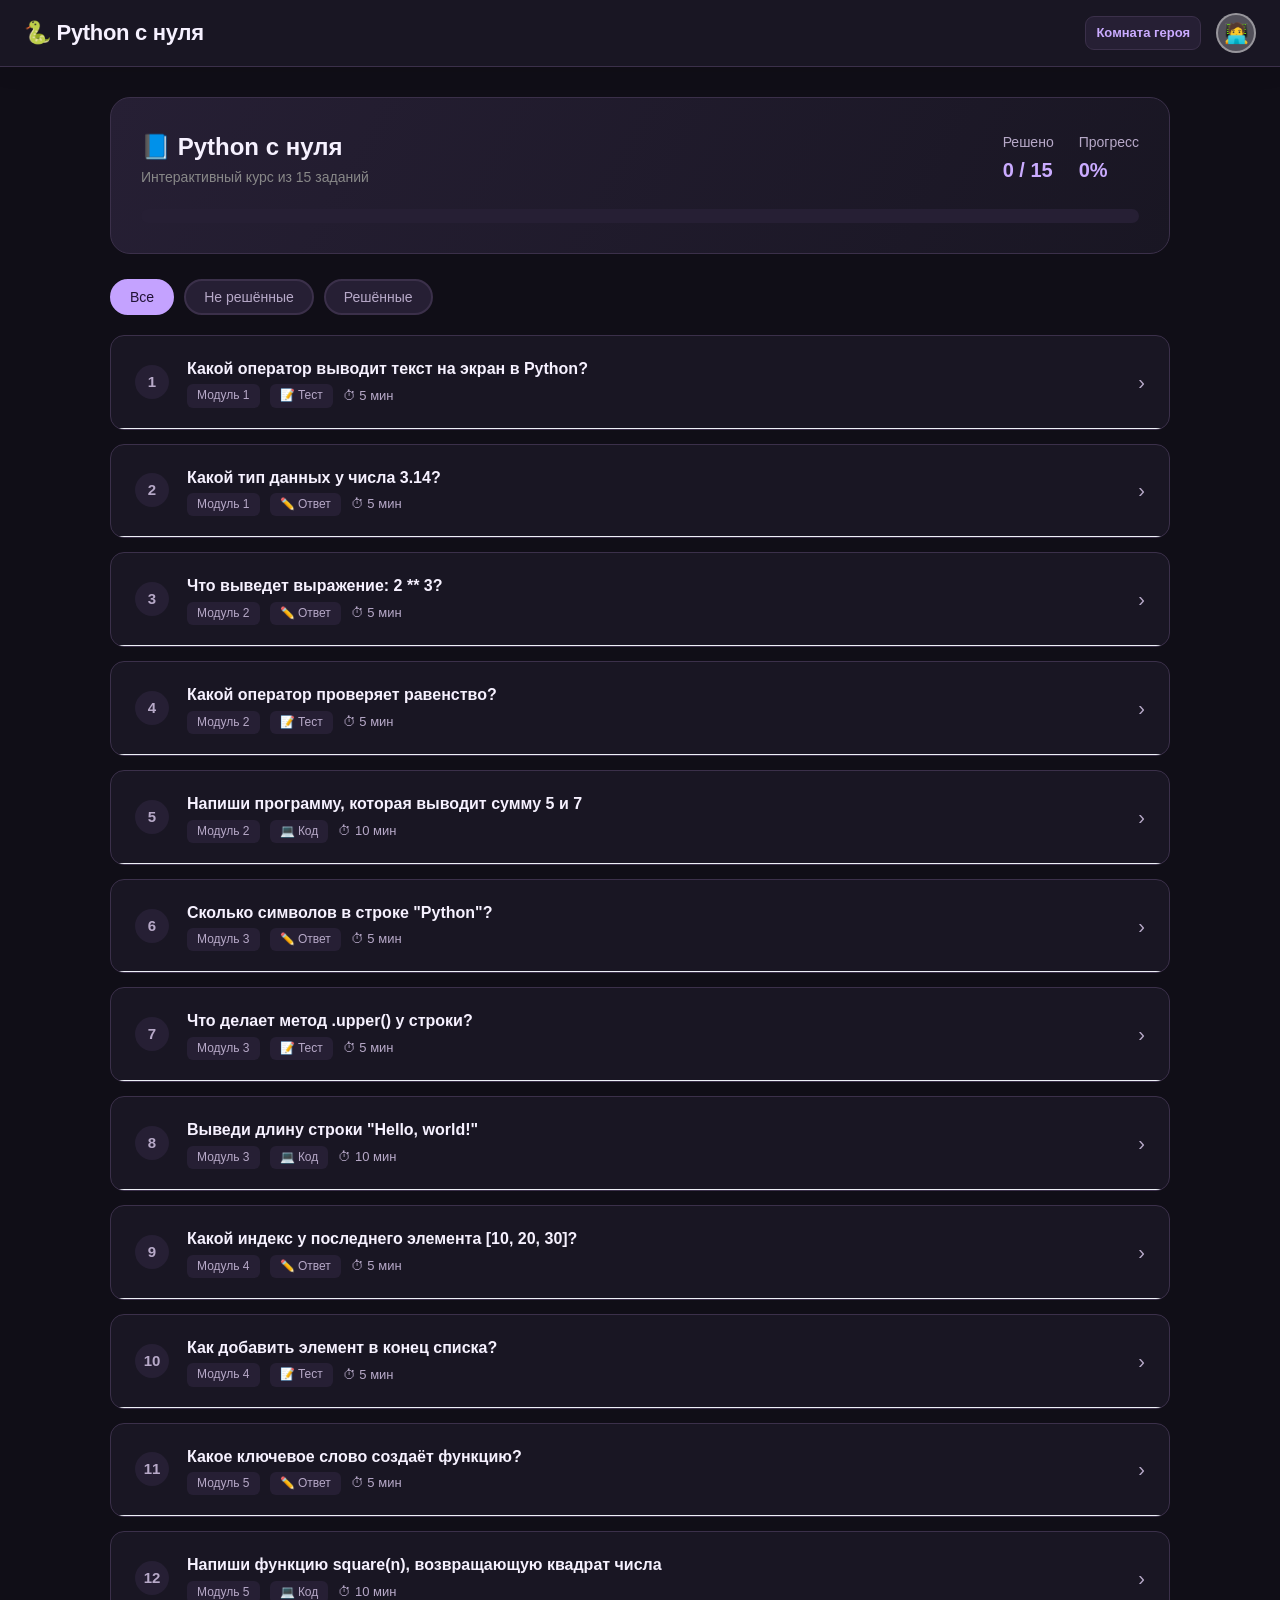
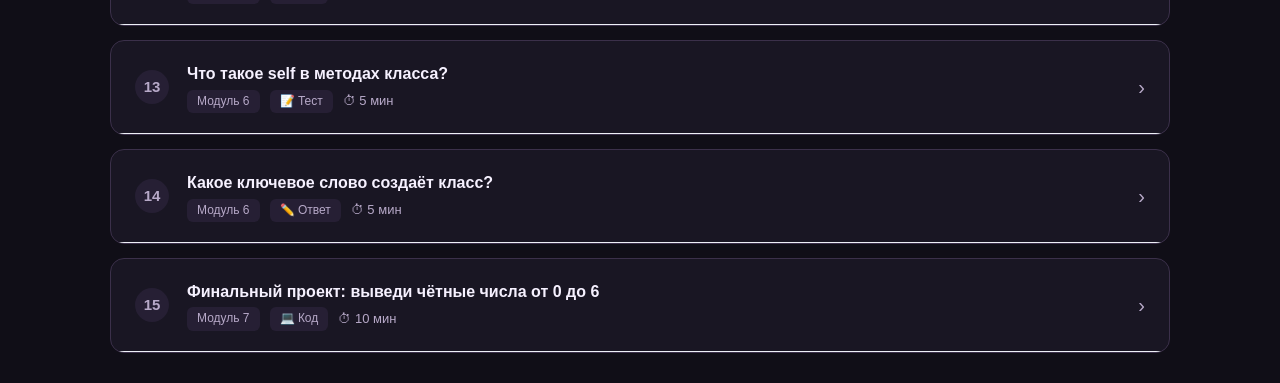
<file: course-site/index.html>
<!DOCTYPE html>
<html lang="ru">
<head>
<meta charset="UTF-8">
<meta name="viewport" content="width=device-width, initial-scale=1.0">
<title>Python с нуля — онлайн-курс</title>
<style>
  * { margin: 0; padding: 0; box-sizing: border-box; font-family: 'Segoe UI', Arial, sans-serif; }
  body { background: #f5f7fb; color: #1a1a2e; line-height: 1.6; min-height: 100vh; }

  /* HEADER */
  header {
    background: linear-gradient(135deg, #4f46e5, #7c3aed);
    color: white; padding: 15px 40px;
    display: flex; justify-content: space-between; align-items: center;
    box-shadow: 0 4px 20px rgba(0,0,0,0.1);
    position: sticky; top: 0; z-index: 100;
  }
  .logo { font-size: 22px; font-weight: bold; }
  .header-right { display: flex; align-items: center; gap: 15px; }

  .avatar {
    width: 40px; height: 40px; border-radius: 50%;
    background: rgba(255,255,255,0.25);
    display: flex; align-items: center; justify-content: center;
    font-weight: bold; font-size: 20px;
    cursor: pointer; border: 2px solid rgba(255,255,255,0.4);
  }

  /* CONTAINER */
  .container { max-width: 1100px; margin: 0 auto; padding: 30px 20px; }

  /* PROGRESS */
  .progress-card {
    background: white; border-radius: 20px; padding: 30px;
    box-shadow: 0 4px 20px rgba(0,0,0,0.06); margin-bottom: 25px;
  }
  .progress-header {
    display: flex; justify-content: space-between; align-items: center;
    margin-bottom: 20px; flex-wrap: wrap; gap: 15px;
  }
  .progress-header h1 { font-size: 24px; }
  .stats { display: flex; gap: 25px; font-size: 14px; color: #666; flex-wrap: wrap; }
  .stats b { color: #4f46e5; font-size: 20px; display: block; }
  .progress-bar { height: 14px; background: #eef0f7; border-radius: 10px; overflow: hidden; }
  .progress-fill {
    height: 100%; background: linear-gradient(90deg, #4f46e5, #7c3aed);
    border-radius: 10px; width: 0%; transition: width 0.6s ease;
  }

  /* FILTERS */
  .filters { display: flex; gap: 10px; margin-bottom: 20px; flex-wrap: wrap; }
  .filter-btn {
    padding: 8px 18px; border: 2px solid #e0e3ee; background: white;
    color: #666; border-radius: 50px; cursor: pointer;
    font-size: 14px; font-weight: 500; transition: all 0.2s;
  }
  .filter-btn:hover { border-color: #7c3aed; color: #7c3aed; }
  .filter-btn.active { background: #4f46e5; border-color: #4f46e5; color: white; }

  /* TASKS */
  .tasks { display: flex; flex-direction: column; gap: 14px; }
  .task {
    background: white; border-radius: 14px; overflow: hidden;
    box-shadow: 0 2px 10px rgba(0,0,0,0.04);
    border-left: 4px solid #e0e3ee; transition: all 0.25s;
  }
  .task.done { border-left-color: #10b981; }
  .task.open { box-shadow: 0 8px 30px rgba(79,70,229,0.15); }

  .task-header {
    padding: 20px 24px; display: flex; align-items: center; gap: 18px;
    cursor: pointer; user-select: none;
  }
  .task-header:hover { background: #fafbff; }

  .status-icon {
    width: 34px; height: 34px; min-width: 34px; border-radius: 50%;
    display: flex; align-items: center; justify-content: center;
    font-weight: bold; font-size: 15px;
    background: #eef0f7; color: #aaa;
  }
  .task.done .status-icon { background: #10b981; color: white; }
  .task.open .status-icon { background: #4f46e5; color: white; }

  .task-body { flex: 1; }
  .task-title { font-weight: 600; font-size: 16px; margin-bottom: 3px; }
  .task.done .task-title { color: #10b981; }
  .task-meta {
    font-size: 13px; color: #888;
    display: flex; gap: 10px; flex-wrap: wrap; align-items: center;
  }
  .badge {
    background: #eef0f7; padding: 2px 10px; border-radius: 6px;
    font-size: 12px; color: #4f46e5; font-weight: 500;
  }
  .type-badge { background: #fef3c7; color: #d97706; }
  .type-badge.code { background: #dbeafe; color: #2563eb; }
  .type-badge.text { background: #fce7f3; color: #be185d; }

  .arrow { color: #aaa; transition: transform 0.3s; font-size: 20px; }
  .task.open .arrow { transform: rotate(90deg); color: #4f46e5; }

  /* TASK CONTENT */
  .task-content {
    max-height: 0; overflow: hidden; transition: max-height 0.4s ease;
    border-top: 1px solid #eef0f7;
  }
  .task.open .task-content { max-height: 1000px; }

  .content-inner { padding: 24px; background: #fafbff; }
  .question { margin-bottom: 18px; font-size: 15px; }
  .question strong { color: #4f46e5; }

  .options { display: flex; flex-direction: column; gap: 10px; margin-bottom: 18px; }
  .option {
    padding: 12px 18px; background: white; border: 2px solid #e0e3ee;
    border-radius: 10px; cursor: pointer; transition: all 0.2s; font-size: 14px;
  }
  .option:hover { border-color: #7c3aed; }
  .option.selected { border-color: #4f46e5; background: #eef0ff; }
  .option.correct { border-color: #10b981; background: #f0fdf4; }
  .option.wrong { border-color: #ef4444; background: #fef2f2; }

  .input-answer {
    width: 100%; padding: 12px 16px; border: 2px solid #e0e3ee;
    border-radius: 10px; font-size: 15px; outline: none;
    transition: border-color 0.2s; margin-bottom: 15px;
  }
  .input-answer:focus { border-color: #4f46e5; }

  .code-editor {
    width: 100%; min-height: 130px; padding: 15px;
    background: #1e1e2e; color: #e0e0e0; border: none;
    border-radius: 10px; font-family: 'Consolas', 'Monaco', monospace;
    font-size: 14px; line-height: 1.5; resize: vertical;
    outline: none; margin-bottom: 15px;
  }
  .code-hint {
    background: #fff9e6; border-left: 3px solid #f59e0b;
    padding: 10px 14px; border-radius: 6px; font-size: 13px;
    color: #92400e; margin-bottom: 15px;
  }

  .actions { display: flex; gap: 10px; flex-wrap: wrap; }
  .btn-check {
    padding: 12px 28px; background: #4f46e5; color: white;
    border: none; border-radius: 10px; font-size: 15px; font-weight: 600;
    cursor: pointer; transition: all 0.2s;
  }
  .btn-check:hover { background: #4338ca; transform: translateY(-1px); }
  .btn-check:disabled { background: #c7cbe0; cursor: not-allowed; transform: none; }
  .btn-reset-task {
    padding: 12px 20px; background: transparent; color: #666;
    border: 2px solid #e0e3ee; border-radius: 10px; font-size: 15px;
    cursor: pointer;
  }
  .btn-reset-task:hover { border-color: #ef4444; color: #ef4444; }

  .result {
    margin-top: 15px; padding: 14px 18px; border-radius: 10px;
    font-size: 14px; font-weight: 500; display: none;
  }
  .result.show { display: block; }
  .result.success { background: #f0fdf4; color: #059669; border-left: 4px solid #10b981; }
  .result.error { background: #fef2f2; color: #dc2626; border-left: 4px solid #ef4444; }

  /* CONGRATS */
  .congrats {
    background: linear-gradient(135deg, #10b981, #059669);
    color: white; padding: 25px; border-radius: 16px;
    text-align: center; margin-bottom: 25px; display: none;
    animation: pop 0.5s ease;
  }
  .congrats.show { display: block; }
  .congrats h3 { font-size: 22px; margin-bottom: 8px; }
  @keyframes pop { from { transform: scale(0.9); opacity: 0; } to { transform: scale(1); opacity: 1; } }

  .empty { text-align: center; padding: 60px 20px; color: #aaa; }
  .empty .icon { font-size: 60px; margin-bottom: 15px; }

  @media (max-width: 640px) {
    header { padding: 12px 18px; flex-wrap: wrap; gap: 10px; }
    .progress-header { flex-direction: column; align-items: flex-start; }
    .container { padding: 20px 12px; }
  }
</style>
<link rel="stylesheet" href="theme.css">
</head>
<body class="lesson-page">

<header>
  <div class="logo">🐍 Python с нуля</div>
  <div class="header-right">
    <a href="game.html" class="mini-link">Комната героя</a>
    <div class="avatar" id="avatar">🧑‍💻</div>
  </div>
</header>

<div class="container">
  <div class="progress-card">
    <div class="progress-header">
      <div>
        <h1>📘 Python с нуля</h1>
        <p style="color:#888; font-size:14px;">Интерактивный курс из 15 заданий</p>
      </div>
      <div class="stats">
        <div>Решено<b id="doneCount">0 / 15</b></div>
        <div>Прогресс<b id="percentText">0%</b></div>
      </div>
    </div>
    <div class="progress-bar"><div class="progress-fill" id="progressFill"></div></div>
  </div>

  <div class="congrats" id="congrats">
    <h3>🎉 Курс пройден!</h3>
    <p>Все задания решены. Отличная работа!</p>
  </div>

  <div class="filters">
    <button class="filter-btn active" data-filter="all">Все</button>
    <button class="filter-btn" data-filter="todo">Не решённые</button>
    <button class="filter-btn" data-filter="done">Решённые</button>
  </div>

  <div class="tasks" id="taskList"></div>
  <div class="empty" id="emptyState" style="display:none;">
    <div class="icon">🔍</div>
    <p>Здесь пока ничего нет</p>
  </div>
</div>

<script src="achievka.js"></script>
<script src="course-data.js"></script>
<script src="python-exercises.js"></script>
<script>
/* ============================================================
   💾 СОСТОЯНИЕ — общий ключ с game.html (pystart_game_v1)
   Курс пишет сюда прогресс и монеты, но НЕ показывает их.
============================================================ */
const KEY = 'pystart_game_v1';

function defaultState() {
  return {
    coins: 0,
    totalEarned: 0,
    solved: [],
    answers: {},
    inventory: {},
    avatar: '🧑‍💻',
    characterName: 'Новичок',
    purchasedCount: 0
  };
}

function loadState() {
  try {
    const saved = window.AchievkaCourse ? window.AchievkaCourse.read() : JSON.parse(localStorage.getItem(KEY) || '{}');
    return { ...defaultState(), ...saved };
  } catch { return defaultState(); }
}

function saveState() {
  if (window.AchievkaCourse) window.AchievkaCourse.save(state);
  else localStorage.setItem(KEY, JSON.stringify(state));
}

let state = loadState();
let solved = state.solved;
let userAnswers = state.answers;

/* ============================================================
   📚 ЗАДАНИЯ
============================================================ */
const TASKS = (window.COURSE_DATA && window.COURSE_DATA.tasks) || [];

const legacyCodeChecks = {
  5: { output: ['12'] },
  8: { output: ['13'] },
  12: { output: ['16'], kind: 'square' },
  15: { output: ['0', '2', '4', '6'], kind: 'loop' }
};

/* ============================================================
   💾 СОХРАНЕНИЕ
============================================================ */
function save() {
  state.solved = solved;
  state.answers = userAnswers;
  saveState();
}

/* ============================================================
   🎨 РЕНДЕР
============================================================ */
let currentFilter = 'all';
const requestedTask = Number(new URLSearchParams(location.search).get("task"));
let openTaskId = TASKS.some(task => task.id === requestedTask) ? requestedTask : null;
const retrying = new Set();

function render() {
  const list = document.getElementById('taskList');
  const emptyState = document.getElementById('emptyState');
  list.innerHTML = '';

  const filtered = TASKS.filter(t => {
    if (currentFilter === 'done') return solved.includes(t.id);
    if (currentFilter === 'todo') return !solved.includes(t.id);
    return true;
  });

  emptyState.style.display = filtered.length === 0 ? 'block' : 'none';

  filtered.forEach(task => {
    const isDone = solved.includes(task.id);
    const isOpen = openTaskId === task.id;

    const el = document.createElement('div');
    el.className = 'task' + (isDone ? ' done' : '') + (isOpen ? ' open' : '');
    el.dataset.id = task.id;

    const typeLabel = { choice: '📝 Тест', code: '💻 Код', text: '✏️ Ответ' }[task.type] || '';

    el.innerHTML = `
      <div class="task-header">
        <div class="status-icon">${isDone ? '✓' : task.id}</div>
        <div class="task-body">
          <div class="task-title">${task.title}</div>
          <div class="task-meta">
            <span class="badge">${task.module}</span>
            <span class="badge type-badge ${task.type}">${typeLabel}</span>
            <span>⏱ ${task.time}</span>
          </div>
        </div>
        <div class="arrow">›</div>
      </div>
      <div class="task-content">
        <div class="content-inner">${renderTaskBody(task, isDone && !retrying.has(task.id))}</div>
      </div>
    `;

    el.querySelector('.task-header').addEventListener('click', () => {
      openTaskId = openTaskId === task.id ? null : task.id;
      render();
    });

    list.appendChild(el);
    if (isOpen) attachTaskHandlers(task);
  });

  updateProgress();
}

function renderTaskBody(task, isDone) {
  if (isDone) {
    return `
      <div class="result success show">✓ Задание выполнено! ${task.explain || ''}</div>
      <div class="actions" style="margin-top:15px;">
        <button class="btn-reset-task" data-action="reset">Пройти заново</button>
      </div>
    `;
  }

  const savedAns = userAnswers[task.id];

  if (task.type === 'choice') {
    return `
      <div class="question">${task.question}</div>
      <div class="options" data-task="${task.id}">
        ${task.options.map((opt, i) => `<div class="option" data-index="${i}">${opt}</div>`).join('')}
      </div>
      <div class="actions">
        <button class="btn-check" data-action="check" disabled>Проверить</button>
      </div>
      <div class="result"></div>
    `;
  }

  if (task.type === 'text') {
    return `
      <div class="question">${task.question}</div>
      <input class="input-answer" type="text" placeholder="Введи ответ..." value="${escapeAnswer(savedAns)}">
      <div class="actions">
        <button class="btn-check" data-action="check">Проверить</button>
      </div>
      <div class="result"></div>
    `;
  }

  if (task.type === 'code') {
    return `
      <div class="question">${task.question}</div>
      <div class="code-hint">Проверка поддерживает выражения, переменные, функции и циклы из этого курса.</div>
      <textarea class="code-editor" spellcheck="false">${escapeAnswer(savedAns || task.starter)}</textarea>
      <div class="actions">
        <button class="btn-check" data-action="check">▶ Запустить и проверить</button>
      </div>
      <div class="result"></div>
    `;
  }
}

function escapeAnswer(value) {
  return String(value ?? '').replace(/&/g, '&amp;').replace(/</g, '&lt;').replace(/"/g, '&quot;');
}

function attachTaskHandlers(task) {
  const root = document.querySelector(`.task[data-id="${task.id}"]`);
  if (!root) return;

  if (task.type === 'choice') {
    let selectedIdx = userAnswers[task.id + '_choice'] ?? null;
    const options = root.querySelectorAll('.option');
    const checkBtn = root.querySelector('.btn-check');

    if (selectedIdx !== null && options[selectedIdx]) {
      options[selectedIdx].classList.add('selected');
      checkBtn.disabled = false;
    }

    options.forEach(opt => {
      opt.addEventListener('click', () => {
        options.forEach(o => o.classList.remove('selected', 'correct', 'wrong'));
        opt.classList.add('selected');
        selectedIdx = parseInt(opt.dataset.index);
        userAnswers[task.id + '_choice'] = selectedIdx;
        save();
        checkBtn.disabled = false;
        root.querySelector('.result').classList.remove('show');
      });
    });
  }

  const input = root.querySelector('.input-answer, .code-editor');
  if (input) {
    input.addEventListener('input', () => {
      userAnswers[task.id] = input.value;
      save();
    });
  }

  const checkBtn = root.querySelector('[data-action="check"]');
  if (checkBtn) checkBtn.addEventListener('click', () => checkAnswer(task));

  const resetBtn = root.querySelector('[data-action="reset"]');
  if (resetBtn) {
    resetBtn.addEventListener('click', () => {
      if (window.AchievkaCourse) retrying.add(task.id);
      else solved = solved.filter(x => x !== task.id);
      delete userAnswers[task.id];
      delete userAnswers[task.id + '_choice'];
      save();
      render();
    });
  }
}

/* ============================================================
   ✅ ПРОВЕРКА ОТВЕТА
============================================================ */
function checkAnswer(task) {
  const root = document.querySelector(`.task[data-id="${task.id}"]`);
  const resultEl = root.querySelector('.result');
  let ok = false;
  let message = '';

  if (task.type === 'choice') {
    const selectedIdx = userAnswers[task.id + '_choice'];
    if (selectedIdx === undefined || selectedIdx === null) return;

    const options = root.querySelectorAll('.option');
    options.forEach((opt, i) => {
      opt.classList.remove('selected', 'correct', 'wrong');
      if (i === task.correct) opt.classList.add('correct');
      if (i === selectedIdx && i !== task.correct) opt.classList.add('wrong');
    });

    ok = selectedIdx === task.correct;
    message = ok ? '✓ Верно! ' + (task.explain || '') : '✗ Неверно. Правильный вариант выделен зелёным.';
  }

  if (task.type === 'text') {
    const val = (userAnswers[task.id] || '').trim().toLowerCase();
    ok = val === String(task.answer).toLowerCase();
    message = ok ? '✓ Верно! ' + (task.explain || '') : '✗ Неверно. Попробуй ещё раз.';
  }

  if (task.type === 'code') {
    const code = userAnswers[task.id] || root.querySelector('.code-editor').value;
    if (!code.trim()) {
      message = '✗ Введи код.';
      ok = false;
    } else {
      const check = task.codeCheck || legacyCodeChecks[task.id];
      const res = check
        ? window.checkPythonExercise(code, check.output, check.kind)
        : { ok: false, error: 'Для этого задания нет условий проверки.' };
      ok = res.ok;
      if (ok) message = '✓ Код выполнен верно! ' + (task.explain || '');
      else if (res.error) message = '✗ Ошибка: ' + res.error;
      else {
        const got = res.outputs && res.outputs.length ? res.outputs.join(', ') : 'ничего';
        message = `✗ Код выполнился, но результат другой. Твой вывод: "${got}".`;
      }
    }
  }

  resultEl.className = 'result show ' + (ok ? 'success' : 'error');
  resultEl.textContent = message;

  if (ok && retrying.delete(task.id)) setTimeout(render, 1200);
  if (ok && !solved.includes(task.id)) {
    solved.push(task.id);

    // 💰 Тихо начисляем монеты (для game.html), но НЕ показываем
    const reward = task.reward || 10;
    const coins = state.doubleUntil > Date.now() ? reward * 2 : reward;
    state.coins = (state.coins || 0) + coins;
    state.totalEarned = (state.totalEarned || 0) + coins;

    save();
    setTimeout(() => render(), 1200);
  }
}

/* ============================================================
   📊 ПРОГРЕСС
============================================================ */
function updateProgress() {
  const total = TASKS.length;
  const count = solved.length;
  const percent = total ? Math.round((count / total) * 100) : 0;

  document.getElementById('doneCount').textContent = `${count} / ${total}`;
  document.getElementById('percentText').textContent = `${percent}%`;
  document.getElementById('progressFill').style.width = percent + '%';

  // Аватар (меняется из game.html, если открыт в другой вкладке)
  const av = document.getElementById('avatar');
  if (av) av.textContent = state.avatar || '🧑‍💻';

  const congrats = document.getElementById('congrats');
  if (congrats) congrats.classList.toggle('show', count === total && total > 0);
}

/* ============================================================
   🔍 ФИЛЬТРЫ
============================================================ */
document.querySelectorAll('.filter-btn').forEach(btn => {
  btn.addEventListener('click', () => {
    document.querySelectorAll('.filter-btn').forEach(b => b.classList.remove('active'));
    btn.classList.add('active');
    currentFilter = btn.dataset.filter;
    render();
  });
});

/* ============================================================
   🔁 СИНХРОНИЗАЦИЯ (если game.html открыт в другой вкладке)
============================================================ */
function refreshSavedProgress() {
  state = loadState();
  solved = state.solved;
  userAnswers = state.answers;
  render();
}
window.addEventListener('storage', refreshSavedProgress);
window.addEventListener('achievka:updated', refreshSavedProgress);

/* ============================================================
   🚀 СТАРТ
============================================================ */
if (TASKS.length === 0) {
  document.getElementById('taskList').innerHTML =
    '<div class="empty"><div class="icon">⚠️</div><p>Не найден файл course-data.js. Проверь, что он лежит рядом.</p></div>';
} else {
  render();
  if (openTaskId !== null) {
    requestAnimationFrame(() => document.querySelector('.task[data-id="' + openTaskId + '"]').scrollIntoView({block: 'start'}));
  }
}
</script>

</body>
</html>
</file>
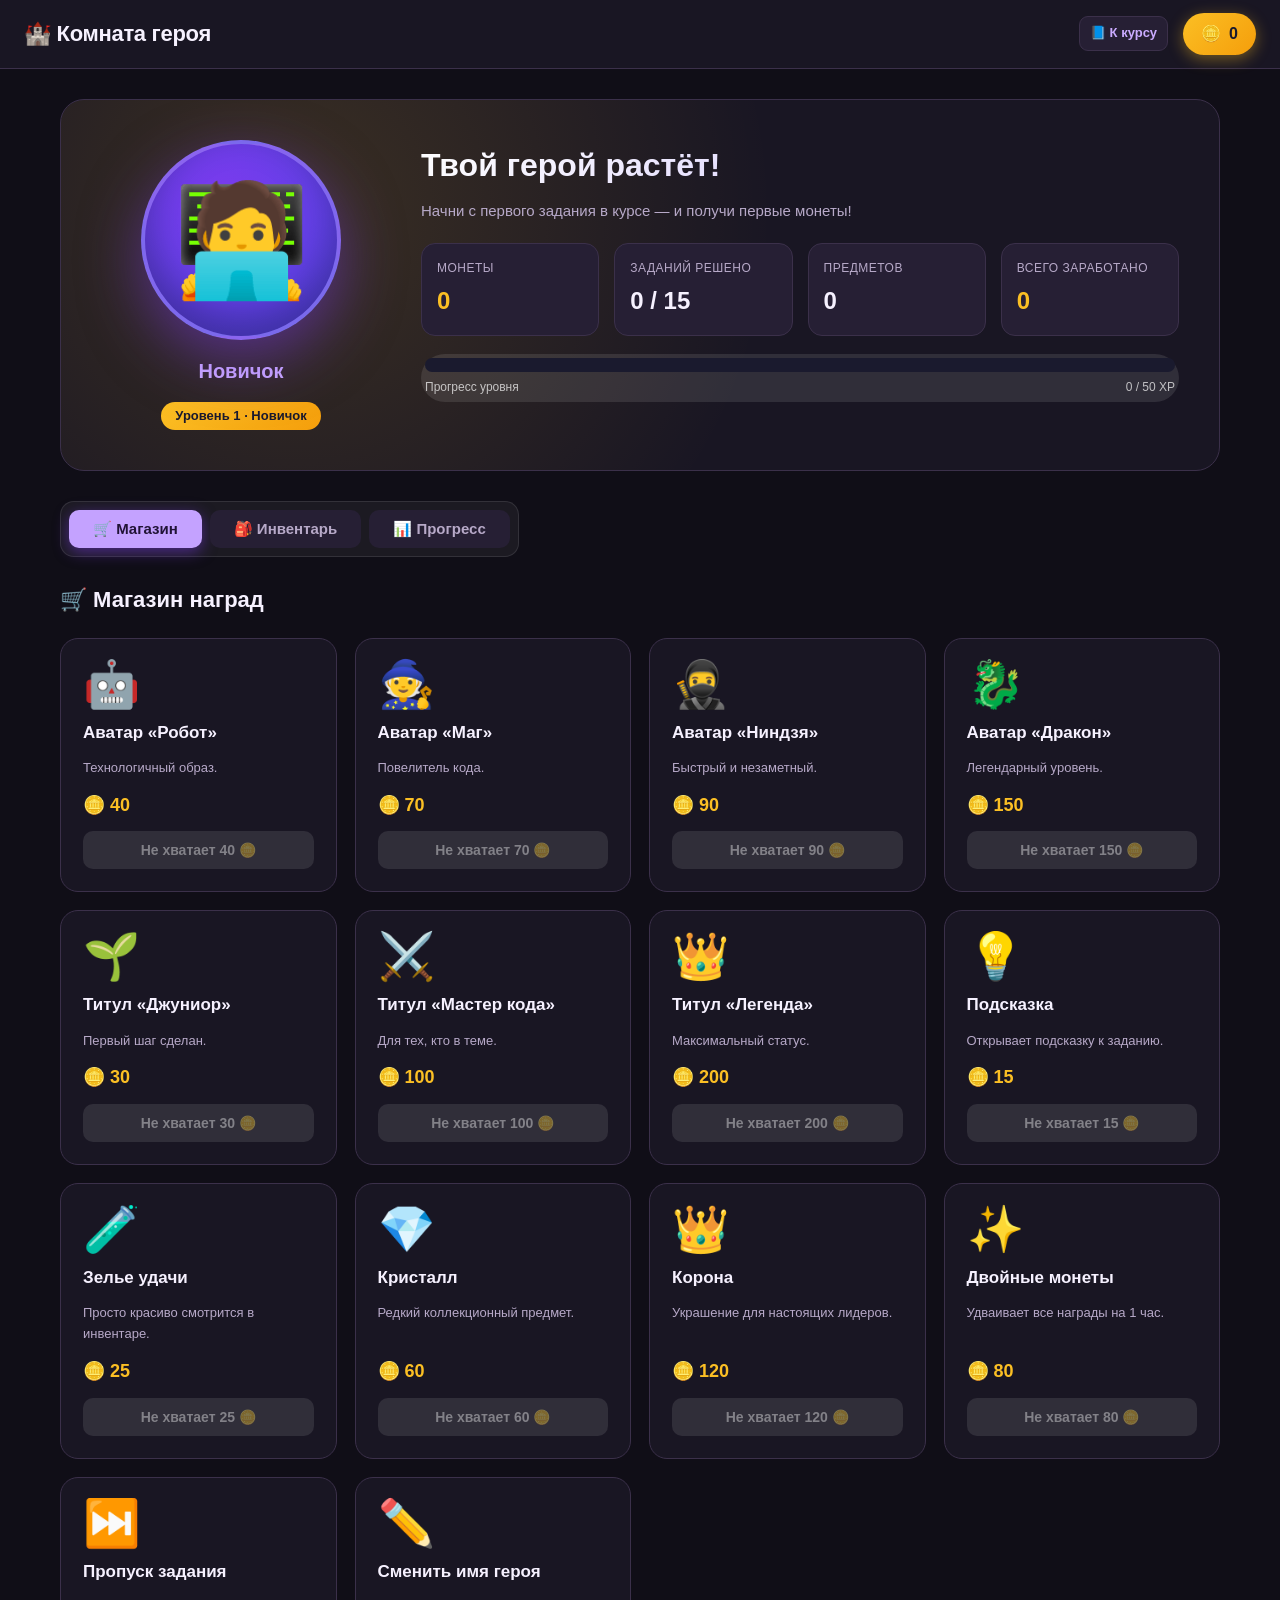
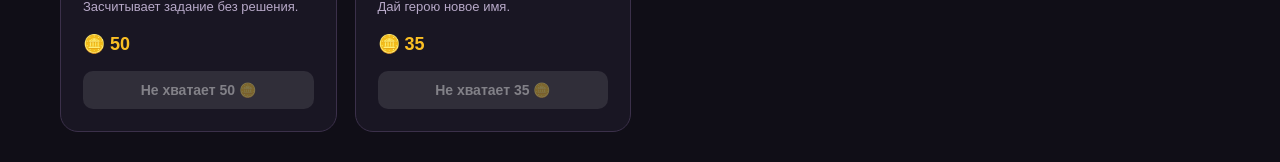
<file: course-site/game.html>
<!DOCTYPE html>
<html lang="ru">
<head>
<meta charset="UTF-8">
<meta name="viewport" content="width=device-width, initial-scale=1.0">
<title>PyStart — Комната героя</title>
<style>
  * { margin: 0; padding: 0; box-sizing: border-box; font-family: 'Segoe UI', Arial, sans-serif; }
  body {
    background: linear-gradient(180deg, #1a1a2e 0%, #16213e 50%, #0f3460 100%);
    color: #fff; line-height: 1.6; min-height: 100vh;
  }

  /* HEADER */
  header {
    background: rgba(0,0,0,0.3);
    backdrop-filter: blur(10px);
    color: white; padding: 15px 40px;
    display: flex; justify-content: space-between; align-items: center;
    border-bottom: 1px solid rgba(255,255,255,0.1);
    position: sticky; top: 0; z-index: 100;
  }
  .logo { font-size: 22px; font-weight: bold; }
  .header-right { display: flex; align-items: center; gap: 15px; }
  .coin-display {
    background: linear-gradient(135deg, #fbbf24, #f59e0b);
    color: #1a1a2e; padding: 8px 18px; border-radius: 50px;
    font-weight: bold; font-size: 16px;
    display: flex; align-items: center; gap: 8px;
    box-shadow: 0 4px 15px rgba(251,191,36,0.4);
    transition: transform 0.3s;
  }
  .coin-display.bump { animation: coinBump 0.6s ease; }
  @keyframes coinBump {
    0%,100% { transform: scale(1); }
    40% { transform: scale(1.15); }
  }
  .nav-btn {
    color: white; text-decoration: none;
    background: rgba(255,255,255,0.1);
    padding: 8px 18px; border-radius: 10px;
    font-weight: 600; font-size: 14px;
    border: 2px solid rgba(255,255,255,0.2);
    transition: all 0.2s;
  }
  .nav-btn:hover { background: rgba(255,255,255,0.25); }

  .container { max-width: 1200px; margin: 0 auto; padding: 30px 20px; }

  /* ============ HERO ROOM ============ */
  .hero-room {
    background: linear-gradient(180deg, rgba(79,70,229,0.3), rgba(124,58,237,0.15));
    border: 1px solid rgba(255,255,255,0.1);
    border-radius: 24px; padding: 40px;
    display: grid;
    grid-template-columns: 280px 1fr;
    gap: 40px;
    margin-bottom: 30px;
    position: relative;
    overflow: hidden;
  }
  .hero-room::before {
    content: '';
    position: absolute; inset: 0;
    background: radial-gradient(circle at 20% 30%, rgba(251,191,36,0.15), transparent 50%);
    pointer-events: none;
  }

  /* Персонаж */
  .character-wrapper {
    display: flex; flex-direction: column; align-items: center;
    gap: 15px; position: relative; z-index: 1;
  }
  .character {
    width: 200px; height: 200px;
    background: radial-gradient(circle at 40% 30%, #7c3aed, #4f46e5);
    border-radius: 50%;
    display: flex; align-items: center; justify-content: center;
    font-size: 110px;
    box-shadow: 0 20px 60px rgba(124,58,237,0.5), inset 0 -20px 40px rgba(0,0,0,0.3);
    border: 4px solid rgba(255,255,255,0.2);
    animation: float 3s ease-in-out infinite;
    transition: transform 0.3s;
    position: relative;
  }
  .character.celebrate { animation: celebrate 0.6s ease; }
  @keyframes float {
    0%,100% { transform: translateY(0); }
    50% { transform: translateY(-10px); }
  }
  @keyframes celebrate {
    0% { transform: scale(1) rotate(0); }
    30% { transform: scale(1.2) rotate(-10deg); }
    60% { transform: scale(1.1) rotate(10deg); }
    100% { transform: scale(1) rotate(0); }
  }
  .character-name {
    font-size: 20px; font-weight: 700;
    text-align: center;
  }
  .character-level {
    background: linear-gradient(135deg, #fbbf24, #f59e0b);
    color: #1a1a2e; padding: 4px 14px;
    border-radius: 50px; font-weight: 700; font-size: 13px;
  }

  /* Инфо-панель */
  .hero-info { position: relative; z-index: 1; }
  .hero-info h1 {
    font-size: 32px; margin-bottom: 8px;
    background: linear-gradient(135deg, #fff, #c4b5fd);
    -webkit-background-clip: text;
    -webkit-text-fill-color: transparent;
    background-clip: text;
  }
  .hero-info .status {
    color: rgba(255,255,255,0.7); margin-bottom: 20px; font-size: 15px;
  }
  .hero-stats {
    display: grid;
    grid-template-columns: repeat(auto-fit, minmax(140px, 1fr));
    gap: 15px; margin-top: 20px;
  }
  .hero-stat {
    background: rgba(255,255,255,0.05);
    border: 1px solid rgba(255,255,255,0.1);
    border-radius: 14px; padding: 15px;
  }
  .hero-stat .label { font-size: 12px; color: rgba(255,255,255,0.6); text-transform: uppercase; letter-spacing: 0.5px; }
  .hero-stat .value { font-size: 24px; font-weight: 700; color: #fbbf24; margin-top: 4px; }
  .hero-stat .value.white { color: white; }

  /* XP BAR */
  .xp-bar-wrap {
    margin-top: 18px;
    background: rgba(255,255,255,0.1);
    border-radius: 50px; padding: 4px;
  }
  .xp-bar {
    height: 14px; background: #1a1a2e;
    border-radius: 50px; overflow: hidden;
  }
  .xp-fill {
    height: 100%;
    background: linear-gradient(90deg, #4f46e5, #7c3aed, #a855f7);
    border-radius: 50px;
    transition: width 0.6s ease;
    box-shadow: 0 0 15px rgba(124,58,237,0.7);
  }
  .xp-label {
    display: flex; justify-content: space-between;
    font-size: 12px; color: rgba(255,255,255,0.7);
    margin-top: 6px;
  }

  /* ============ TABS ============ */
  .tabs {
    display: flex; gap: 8px; margin-bottom: 25px;
    background: rgba(255,255,255,0.05); padding: 8px;
    border-radius: 14px; width: fit-content;
    border: 1px solid rgba(255,255,255,0.1);
  }
  .tab {
    padding: 10px 24px; border: none; background: transparent;
    color: rgba(255,255,255,0.6); font-size: 15px; font-weight: 600;
    border-radius: 10px; cursor: pointer; transition: all 0.2s;
  }
  .tab:hover { color: white; }
  .tab.active {
    background: linear-gradient(135deg, #4f46e5, #7c3aed);
    color: white;
    box-shadow: 0 4px 15px rgba(124,58,237,0.5);
  }

  /* ============ SHOP ============ */
  .section-title {
    font-size: 22px; font-weight: 700;
    margin-bottom: 20px;
    display: flex; align-items: center; gap: 10px;
  }
  .shop-grid {
    display: grid;
    grid-template-columns: repeat(auto-fill, minmax(240px, 1fr));
    gap: 18px;
  }
  .shop-item {
    background: linear-gradient(160deg, rgba(255,255,255,0.08), rgba(255,255,255,0.03));
    border: 2px solid rgba(255,255,255,0.1);
    border-radius: 18px; padding: 22px;
    display: flex; flex-direction: column; gap: 12px;
    transition: all 0.25s;
    position: relative; overflow: hidden;
  }
  .shop-item::before {
    content: '';
    position: absolute; top: 0; left: 0; right: 0;
    height: 3px;
    background: linear-gradient(90deg, transparent, #fbbf24, transparent);
    opacity: 0;
    transition: opacity 0.3s;
  }
  .shop-item:hover {
    transform: translateY(-4px);
    border-color: rgba(251,191,36,0.5);
    box-shadow: 0 15px 40px rgba(251,191,36,0.15);
  }
  .shop-item:hover::before { opacity: 1; }
  .shop-item.owned {
    border-color: #10b981;
    background: linear-gradient(160deg, rgba(16,185,129,0.15), rgba(16,185,129,0.05));
  }
  .shop-item.owned::before {
    background: linear-gradient(90deg, transparent, #10b981, transparent);
    opacity: 1;
  }
  .shop-item.locked { opacity: 0.5; }

  .item-icon { font-size: 46px; line-height: 1; }
  .item-name { font-weight: 700; font-size: 17px; }
  .item-desc { font-size: 13px; color: rgba(255,255,255,0.65); flex: 1; }
  .item-price {
    font-weight: 700; color: #fbbf24; font-size: 18px;
    display: flex; align-items: center; gap: 6px;
  }
  .buy-btn {
    padding: 11px 20px;
    background: linear-gradient(135deg, #4f46e5, #7c3aed);
    color: white; border: none; border-radius: 10px;
    font-size: 14px; font-weight: 700; cursor: pointer;
    transition: all 0.2s;
    box-shadow: 0 4px 15px rgba(124,58,237,0.4);
  }
  .buy-btn:hover:not(:disabled) {
    transform: translateY(-2px);
    box-shadow: 0 8px 25px rgba(124,58,237,0.6);
  }
  .buy-btn:disabled {
    background: rgba(255,255,255,0.1);
    color: rgba(255,255,255,0.4);
    cursor: not-allowed;
    box-shadow: none;
  }
  .buy-btn.owned-btn {
    background: linear-gradient(135deg, #10b981, #059669);
    box-shadow: 0 4px 15px rgba(16,185,129,0.4);
    cursor: default;
  }

  /* ============ INVENTORY ============ */
  .inv-grid {
    display: grid;
    grid-template-columns: repeat(auto-fill, minmax(160px, 1fr));
    gap: 15px;
  }
  .inv-item {
    background: rgba(255,255,255,0.05);
    border: 2px dashed rgba(255,255,255,0.15);
    border-radius: 14px; padding: 20px;
    text-align: center;
  }
  .inv-item .icon { font-size: 40px; margin-bottom: 8px; }
  .inv-item .name { font-size: 13px; font-weight: 600; }
  .inv-item .count {
    background: #fbbf24; color: #1a1a2e;
    border-radius: 50px; padding: 2px 10px;
    font-size: 12px; font-weight: 700;
    display: inline-block; margin-top: 8px;
  }

  /* ============ TASKS ============ */
  .task-progress-list {
    display: flex; flex-direction: column; gap: 10px;
  }
  .task-prog {
    background: rgba(255,255,255,0.05);
    border: 1px solid rgba(255,255,255,0.1);
    border-radius: 12px; padding: 14px 20px;
    display: flex; align-items: center; gap: 15px;
    transition: all 0.2s;
  }
  .task-prog.done {
    border-color: rgba(16,185,129,0.5);
    background: linear-gradient(90deg, rgba(16,185,129,0.15), transparent);
  }
  .task-prog .check {
    width: 28px; height: 28px; border-radius: 50%;
    background: rgba(255,255,255,0.1);
    display: flex; align-items: center; justify-content: center;
    font-weight: bold; flex-shrink: 0;
  }
  .task-prog.done .check {
    background: #10b981; color: white;
  }
  .task-prog .info { flex: 1; }
  .task-prog .info .title { font-weight: 600; font-size: 14px; }
  .task-prog .info .module { font-size: 12px; color: rgba(255,255,255,0.5); }
  .task-prog .reward {
    color: #fbbf24; font-weight: 700; font-size: 15px;
    display: flex; align-items: center; gap: 4px;
  }
  .task-prog.done .reward { color: #10b981; }

  /* EMPTY */
  .empty {
    text-align: center; padding: 60px 20px;
    color: rgba(255,255,255,0.5);
  }
  .empty .icon { font-size: 60px; margin-bottom: 15px; }

  /* TOAST */
  .toast-container {
    position: fixed; top: 80px; right: 20px; z-index: 999;
    display: flex; flex-direction: column; gap: 10px;
  }
  .toast {
    background: #1a1a2e; color: white;
    padding: 14px 20px; border-radius: 12px;
    box-shadow: 0 10px 30px rgba(0,0,0,0.4);
    font-size: 14px; font-weight: 500;
    display: flex; align-items: center; gap: 12px;
    animation: slideIn 0.4s ease, fadeOut 0.4s ease 2.6s forwards;
    max-width: 320px;
    border: 1px solid rgba(255,255,255,0.1);
  }
  .toast.success { background: linear-gradient(135deg, #10b981, #059669); }
  .toast.coin { background: linear-gradient(135deg, #f59e0b, #d97706); color: #1a1a2e; }
  .toast.error { background: linear-gradient(135deg, #ef4444, #dc2626); }
  @keyframes slideIn { from { transform: translateX(120%); opacity: 0; } to { transform: translateX(0); opacity: 1; } }
  @keyframes fadeOut { to { transform: translateX(120%); opacity: 0; } }

  /* FLYING COIN */
  .flying-coin {
    position: fixed; font-size: 30px; pointer-events: none;
    animation: flyUp 1s ease-out forwards; z-index: 1000;
  }
  @keyframes flyUp {
    0% { opacity: 1; transform: translateY(0) scale(1); }
    100% { opacity: 0; transform: translateY(-100px) scale(1.5); }
  }

  @media (max-width: 720px) {
    .hero-room { grid-template-columns: 1fr; text-align: center; padding: 25px; }
    .character { width: 150px; height: 150px; font-size: 80px; }
    header { padding: 12px 18px; }
    .logo { font-size: 18px; }
    .hero-info h1 { font-size: 24px; }
  }
</style>
<link rel="stylesheet" href="theme.css">
</head>
<body class="game-page">

<header>
  <div class="logo">🏰 Комната героя</div>
  <div class="header-right">
    <a href="index.html" class="nav-btn">📘 К курсу</a>
    <div class="coin-display" id="coinDisplay">🪙 <span id="coinCount">0</span></div>
  </div>
</header>

<div class="toast-container" id="toastContainer"></div>

<div class="container">

  <!-- HERO ROOM -->
  <div class="hero-room">
    <div class="character-wrapper">
      <div class="character" id="character">🧑‍💻</div>
      <div class="character-name" id="characterName">Новичок</div>
      <div class="character-level" id="characterLevel">Уровень 1</div>
    </div>
    <div class="hero-info">
      <h1 id="heroTitle">Твой герой растёт!</h1>
      <p class="status" id="heroStatus">Решай задания в курсе — зарабатывай пикоины — прокачивай героя.</p>

      <div class="hero-stats">
        <div class="hero-stat">
          <div class="label">Монеты</div>
          <div class="value" id="statCoins">0</div>
        </div>
        <div class="hero-stat">
          <div class="label">Заданий решено</div>
          <div class="value white" id="statSolved">0</div>
        </div>
        <div class="hero-stat">
          <div class="label">Предметов</div>
          <div class="value white" id="statItems">0</div>
        </div>
        <div class="hero-stat">
          <div class="label">Всего заработано</div>
          <div class="value" id="statTotal">0</div>
        </div>
      </div>

      <div class="xp-bar-wrap">
        <div class="xp-bar"><div class="xp-fill" id="xpFill" style="width:0%"></div></div>
        <div class="xp-label">
          <span>Прогресс уровня</span>
          <span id="xpText">0 / 100 XP</span>
        </div>
      </div>
    </div>
  </div>

  <!-- TABS -->
  <div class="tabs">
    <button class="tab active" data-tab="shop">🛒 Магазин</button>
    <button class="tab" data-tab="inventory">🎒 Инвентарь</button>
    <button class="tab" data-tab="progress">📊 Прогресс</button>
  </div>

  <!-- SHOP -->
  <div id="tab-shop">
    <h2 class="section-title">🛒 Магазин наград</h2>
    <div class="shop-grid" id="shopGrid"></div>
  </div>

  <!-- INVENTORY -->
  <div id="tab-inventory" style="display:none;">
    <h2 class="section-title">🎒 Твой инвентарь</h2>
    <div class="inv-grid" id="invGrid"></div>
    <div class="empty" id="invEmpty" style="display:none;">
      <div class="icon">📦</div>
      <p>Пока пусто. Купи что-нибудь в магазине!</p>
    </div>
  </div>

  <!-- PROGRESS -->
  <div id="tab-progress" style="display:none;">
    <h2 class="section-title">📊 Прогресс по заданиям</h2>
    <div class="task-progress-list" id="taskProgList"></div>
  </div>

</div>

<script src="achievka.js"></script>
<script src="course-data.js"></script>
<script>
/* ============================================================
   💾 СОСТОЯНИЕ ИГРЫ (общее с index.html через localStorage)
============================================================ */
const KEY = 'pystart_game_v1';

function defaultState() {
  return {
    coins: 0,
    totalEarned: 0,
    solved: [],
    answers: {},
    inventory: {},
    avatar: '🧑‍💻',
    characterName: 'Новичок',
    purchasedCount: 0
  };
}

function loadState() {
  try {
    const saved = window.AchievkaCourse ? window.AchievkaCourse.read() : JSON.parse(localStorage.getItem(KEY) || '{}');
    return { ...defaultState(), ...saved };
  } catch { return defaultState(); }
}

let state = loadState();

function saveState() {
  if (window.AchievkaCourse) window.AchievkaCourse.save(state);
  else localStorage.setItem(KEY, JSON.stringify(state));
}

/* ============================================================
   🛒 МАГАЗИН
============================================================ */
const SHOP_ITEMS = [
  // Аватары
  { id: 'av_robot', icon: '🤖', name: 'Аватар «Робот»', desc: 'Технологичный образ.', price: 40, type: 'avatar', avatar: '🤖', unique: true },
  { id: 'av_wizard', icon: '🧙', name: 'Аватар «Маг»', desc: 'Повелитель кода.', price: 70, type: 'avatar', avatar: '🧙', unique: true },
  { id: 'av_ninja', icon: '🥷', name: 'Аватар «Ниндзя»', desc: 'Быстрый и незаметный.', price: 90, type: 'avatar', avatar: '🥷', unique: true },
  { id: 'av_dragon', icon: '🐉', name: 'Аватар «Дракон»', desc: 'Легендарный уровень.', price: 150, type: 'avatar', avatar: '🐉', unique: true },

  // Титулы
  { id: 'title_junior', icon: '🌱', name: 'Титул «Джуниор»', desc: 'Первый шаг сделан.', price: 30, type: 'title', title: 'Джуниор', unique: true },
  { id: 'title_master', icon: '⚔️', name: 'Титул «Мастер кода»', desc: 'Для тех, кто в теме.', price: 100, type: 'title', title: 'Мастер кода', unique: true },
  { id: 'title_legend', icon: '👑', name: 'Титул «Легенда»', desc: 'Максимальный статус.', price: 200, type: 'title', title: 'Легенда', unique: true },

  // Расходники
  { id: 'hint', icon: '💡', name: 'Подсказка', desc: 'Открывает подсказку к заданию.', price: 15, type: 'consumable', unique: false },
  { id: 'potion', icon: '🧪', name: 'Зелье удачи', desc: 'Просто красиво смотрится в инвентаре.', price: 25, type: 'consumable', unique: false },
  { id: 'gem', icon: '💎', name: 'Кристалл', desc: 'Редкий коллекционный предмет.', price: 60, type: 'consumable', unique: false },
  { id: 'crown', icon: '👑', name: 'Корона', desc: 'Украшение для настоящих лидеров.', price: 120, type: 'consumable', unique: false },

  // Улучшения
  { id: 'double', icon: '✨', name: 'Двойные монеты', desc: 'Удваивает все награды на 1 час.', price: 80, type: 'boost', unique: false },
  { id: 'skip', icon: '⏭️', name: 'Пропуск задания', desc: 'Засчитывает задание без решения.', price: 50, type: 'boost', unique: false },
  { id: 'rename', icon: '✏️', name: 'Сменить имя героя', desc: 'Дай герою новое имя.', price: 35, type: 'boost', unique: false }
];

/* ============================================================
   🎯 УРОВНИ ГЕРОЯ
============================================================ */
const LEVELS = [
  { xp: 0,    title: 'Новичок' },
  { xp: 50,   title: 'Ученик' },
  { xp: 150,  title: 'Практикант' },
  { xp: 300,  title: 'Кодер' },
  { xp: 500,  title: 'Разработчик' },
  { xp: 800,  title: 'Инженер' },
  { xp: 1200, title: 'Мастер' },
  { xp: 2000, title: 'Легенда' }
];

function getLevelInfo(earned) {
  let current = LEVELS[0];
  let next = LEVELS[1];
  for (let i = 0; i < LEVELS.length; i++) {
    if (earned >= LEVELS[i].xp) {
      current = LEVELS[i];
      next = LEVELS[i + 1] || null;
    }
  }
  const levelNumber = LEVELS.indexOf(current) + 1;
  const currentXp = earned - current.xp;
  const needXp = next ? next.xp - current.xp : 0;
  const percent = next ? Math.min(100, Math.round((currentXp / needXp) * 100)) : 100;
  return { current, next, levelNumber, currentXp, needXp, percent };
}

/* ============================================================
   🎨 РЕНДЕР
============================================================ */
function render() {
  const totalTasks = window.COURSE_DATA?.tasks?.length || 15;
  const solvedCount = state.solved.length;
  const itemsCount = Object.values(state.inventory).reduce((s, n) => s + n, 0);

  // Header
  document.getElementById('coinCount').textContent = state.coins;

  // Character
  document.getElementById('character').textContent = state.avatar;
  const lvl = getLevelInfo(state.totalEarned);
  document.getElementById('characterName').textContent = state.characterName;
  document.getElementById('characterLevel').textContent = `Уровень ${lvl.levelNumber} · ${lvl.current.title}`;

  // Hero stats
  document.getElementById('statCoins').textContent = state.coins;
  document.getElementById('statSolved').textContent = `${solvedCount} / ${totalTasks}`;
  document.getElementById('statItems').textContent = itemsCount;
  document.getElementById('statTotal').textContent = state.totalEarned;

  // XP
  document.getElementById('xpFill').style.width = lvl.percent + '%';
  document.getElementById('xpText').textContent = lvl.next
    ? `${lvl.currentXp} / ${lvl.needXp} XP`
    : 'Максимальный уровень!';

  // Status message
  const statusEl = document.getElementById('heroStatus');
  if (solvedCount === 0) {
    statusEl.textContent = 'Начни с первого задания в курсе — и получи первые монеты!';
  } else if (solvedCount < totalTasks) {
    statusEl.textContent = `Решено ${solvedCount} из ${totalTasks}. Осталось совсем немного!`;
  } else {
    statusEl.textContent = '🎉 Ты прошёл весь курс! Настоящий герой!';
  }

  renderShop();
  renderInventory();
  renderProgress();
}

/* ============================================================
   🛒 МАГАЗИН
============================================================ */
function renderShop() {
  const grid = document.getElementById('shopGrid');
  grid.innerHTML = SHOP_ITEMS.map(item => {
    const owned = item.unique && state.inventory[item.id];
    const canBuy = state.coins >= item.price;

    let btnText = `Купить · ${item.price} 🪙`;
    let btnClass = 'buy-btn';
    let disabled = '';

    if (owned) {
      btnText = '✓ Куплено';
      btnClass += ' owned-btn';
      disabled = 'disabled';
    } else if (!canBuy) {
      btnText = `Не хватает ${item.price - state.coins} 🪙`;
      disabled = 'disabled';
    }

    return `
      <div class="shop-item ${owned ? 'owned' : ''}">
        <div class="item-icon">${item.icon}</div>
        <div class="item-name">${item.name}</div>
        <div class="item-desc">${item.desc}</div>
        <div class="item-price">🪙 ${item.price}</div>
        <button class="${btnClass}" ${disabled} onclick="buyItem('${item.id}')">${btnText}</button>
      </div>
    `;
  }).join('');
}

function buyItem(id) {
  const item = SHOP_ITEMS.find(i => i.id === id);
  if (!item) return;
  if (id === 'skip' && window.AchievkaCourse) {
    toast('Чтобы получить достижение, сдай задание в курсе.', 'error');
    return;
  }

  if (state.coins < item.price) {
    toast('❌ Недостаточно монет', 'error');
    return;
  }

  // Проверка на уникальность
  if (item.unique && state.inventory[id]) {
    toast('❌ Уже куплено', 'error');
    return;
  }

  let newName;
  if (id === 'rename') {
    newName = prompt('Как назвать героя?', state.characterName)?.trim().slice(0, 20);
    if (!newName || newName === state.characterName) return;
  }
  // Списываем монеты
  state.coins -= item.price;

  // Применяем эффект
  if (item.type === 'avatar') {
    state.avatar = item.avatar;
    toast(`✅ Новый аватар: ${item.name}`, 'success');
  } else if (item.type === 'title') {
    state.characterName = item.title;
    toast(`✅ Новый титул: ${item.title}`, 'success');
  } else if (item.type === 'boost') {
    if (id === 'rename') {
      state.characterName = newName;
      toast("Имя героя изменено.", 'success');
    } else if (id === 'double') {
      state.doubleUntil = Date.now() + 3600 * 1000;
      toast('✨ Двойные монеты активны 1 час!', 'success');
    } else if (id === 'skip') {
      const firstUnsolved = (window.COURSE_DATA?.tasks || []).find(t => !state.solved.includes(t.id));
      if (firstUnsolved) {
        state.solved.push(firstUnsolved.id);
        toast(`⏭️ Пропущено: "${firstUnsolved.title}"`, 'success');
      } else {
        toast('✅ Все задания уже решены!', 'success');
      }
    }
  } else {
    toast(`✅ Куплено: ${item.name}`, 'success');
  }

  // Добавляем в инвентарь
  state.inventory[id] = (state.inventory[id] || 0) + 1;
  state.purchasedCount = (state.purchasedCount || 0) + 1;

  saveState();
  render();

  // Анимация персонажа
  const ch = document.getElementById('character');
  ch.classList.add('celebrate');
  setTimeout(() => ch.classList.remove('celebrate'), 600);
}

/* ============================================================
   🎒 ИНВЕНТАРЬ
============================================================ */
function renderInventory() {
  const grid = document.getElementById('invGrid');
  const empty = document.getElementById('invEmpty');
  const entries = Object.entries(state.inventory).filter(([, count]) => count > 0);

  if (entries.length === 0) {
    grid.innerHTML = '';
    empty.style.display = 'block';
    return;
  }
  empty.style.display = 'none';

  grid.innerHTML = entries.map(([id, count]) => {
    const item = SHOP_ITEMS.find(i => i.id === id);
    if (!item) return '';
    return `
      <div class="inv-item">
        <div class="icon">${item.icon}</div>
        <div class="name">${item.name}</div>
        ${count > 1 ? `<div class="count">× ${count}</div>` : ''}
      </div>
    `;
  }).join('');
}

/* ============================================================
   📊 ПРОГРЕСС ПО ЗАДАНИЯМ
============================================================ */
function renderProgress() {
  const list = document.getElementById('taskProgList');
  const tasks = window.COURSE_DATA?.tasks || [];

  if (tasks.length === 0) {
    list.innerHTML = '<div class="empty"><div class="icon">📭</div><p>Нет заданий</p></div>';
    return;
  }

  list.innerHTML = tasks.map(t => {
    const done = state.solved.includes(t.id);
    return `
      <div class="task-prog ${done ? 'done' : ''}">
        <div class="check">${done ? '✓' : t.id}</div>
        <div class="info">
          <div class="title">${t.title}</div>
          <div class="module">${t.module}</div>
        </div>
        <div class="reward">${done ? '✓' : '+' + (t.reward || 10)} 🪙</div>
      </div>
    `;
  }).join('');
}

/* ============================================================
   🍞 TOAST + 🪙 FLYING COIN
============================================================ */
function toast(msg, type = '') {
  const el = document.createElement('div');
  el.className = 'toast ' + type;
  el.textContent = msg;
  document.getElementById('toastContainer').appendChild(el);
  setTimeout(() => el.remove(), 3000);
}

/* ============================================================
   📑 TABS
============================================================ */
document.querySelectorAll('.tab').forEach(tab => {
  tab.addEventListener('click', () => {
    document.querySelectorAll('.tab').forEach(t => t.classList.remove('active'));
    tab.classList.add('active');
    ['shop', 'inventory', 'progress'].forEach(name => {
      document.getElementById('tab-' + name).style.display =
        name === tab.dataset.tab ? 'block' : 'none';
    });
  });
});

/* ============================================================
   🚀 СТАРТ
============================================================ */
render();

// Слушаем изменения в localStorage (если открыто в другой вкладке)
function refreshSavedProgress() {
  state = loadState();
  render();
}
window.addEventListener('storage', refreshSavedProgress);
window.addEventListener('achievka:updated', refreshSavedProgress);

// Обновляем каждые 5 сек — на случай, если пользователь
// решал задания в другой вкладке
setInterval(() => {
  const fresh = loadState();
  if (JSON.stringify(fresh) !== JSON.stringify(state)) {
    state = fresh;
    render();
  }
}, 5000);
</script>

</body>
</html>
</file>
<file: course-site/theme.css>
:root {
  color-scheme: dark;
  --game-bg: #100e17; --game-surface: #191623; --game-raised: #261f34;
  --game-border: #3b304a; --game-text: #f6f1ff; --game-muted: #b7a9c8;
  --game-accent: #caabff; --game-button: #c4a2ff; --game-ink: #211336;
  --game-green: #c1ee91; --game-green-bg: #25352c; --game-red: #ffb9c8; --game-red-bg: #412736;
}
:root[data-theme=light] {
  color-scheme: light;
  --game-bg: #f5f0fb; --game-surface: #fff; --game-raised: #f1eaf9;
  --game-border: #ded2eb; --game-text: #281a37; --game-muted: #625170;
  --game-accent: #6634a2; --game-button: #7745bd; --game-ink: #fff;
  --game-green: #265e2f; --game-green-bg: #e5f2e0; --game-red: #92213b; --game-red-bg: #fce7ec;
}
body.lesson-page, body.game-page { background: var(--game-bg); color: var(--game-text); }
body header { background: var(--game-surface); color: var(--game-text); border-bottom: 1px solid var(--game-border); padding: 13px 24px; }
.logo { letter-spacing: -.3px; }
.sync-bar { display: flex; gap: 12px; align-items: center; flex-wrap: wrap; background: var(--game-raised); color: var(--game-accent); padding: 7px 24px; font-size: 12px; font-weight: 650; }
.sync-bar button { color: var(--game-text); background: var(--game-surface); border: 1px solid var(--game-border); padding: 4px 8px; border-radius: 6px; cursor: pointer; }
.mini-link, .game-page .nav-btn { color: var(--game-accent); border: 1px solid var(--game-border); background: var(--game-raised); border-radius: 9px; padding: 6px 10px; text-decoration: none; font-weight: 650; font-size: 13px; }
.lesson-page .progress-card, .lesson-page .task, .game-page .hero-room, .game-page .shop-item, .game-page .inv-item, .game-page .task-progress-item {
  background: var(--game-surface); border: 1px solid var(--game-border); box-shadow: none; color: var(--game-text);
}
.lesson-page .content-inner { background:var(--game-surface); color:var(--game-text); }
.lesson-page .question strong { color:var(--game-accent); }
.lesson-page .progress-card { background: linear-gradient(118deg, var(--game-raised),var(--game-surface)); }
.lesson-page .stats, .lesson-page .task-meta, .lesson-page .arrow, .lesson-page .empty, .game-page .status { color: var(--game-muted); }
.lesson-page .stats b, .game-page .character-name { color: var(--game-accent); }
.lesson-page .progress-bar, .lesson-page .status-icon, .lesson-page .badge, .lesson-page .code-hint,
.lesson-page .filter-btn, .game-page .tab { background: var(--game-raised); border-color: var(--game-border); color: var(--game-muted); }
.lesson-page .progress-fill, .game-page .xp-fill { background: linear-gradient(90deg, #9360ee,#c9a5ff); }
.lesson-page .task { scroll-margin-top: 76px; }
.lesson-page .task.open { border-color: var(--game-accent); }
.lesson-page .task-header:hover { background: var(--game-raised); }
.lesson-page .option, .lesson-page .input-answer, .lesson-page .code-editor { color: var(--game-text); border-color: var(--game-border); background: var(--game-raised); }
.lesson-page .option.selected { border-color: var(--game-accent); color: var(--game-accent); }
.lesson-page .filter-btn.active, .lesson-page .btn-check, .game-page .tab.active { background: var(--game-button); color: var(--game-ink); border-color: var(--game-button); }
.lesson-page .btn-check:disabled { opacity: .55; }
.lesson-page .task.done .status-icon, .lesson-page .result.success, .lesson-page .option.correct { background: var(--game-green-bg); color: var(--game-green); }
.lesson-page .result.error, .lesson-page .option.wrong { background: var(--game-red-bg); color: var(--game-red); }
.lesson-page .btn-reset-task, .game-page .hero-stat { background: var(--game-raised); border-color: var(--game-border); color: var(--game-text); }
.game-page .value.white, .game-page .item-name, .game-page .section-title { color: var(--game-text); }
.game-page .hero-stat .label, .game-page .item-desc { color: var(--game-muted); }
button:focus-visible, a:focus-visible, input:focus-visible, textarea:focus-visible { outline: 2px solid var(--game-accent); outline-offset: 2px; }
@media(max-width: 700px) {
  .game-page .hero-room { grid-template-columns: 1fr; padding: 18px; gap: 13px; }
  body header { padding: 10px 12px; }
}
</file>
